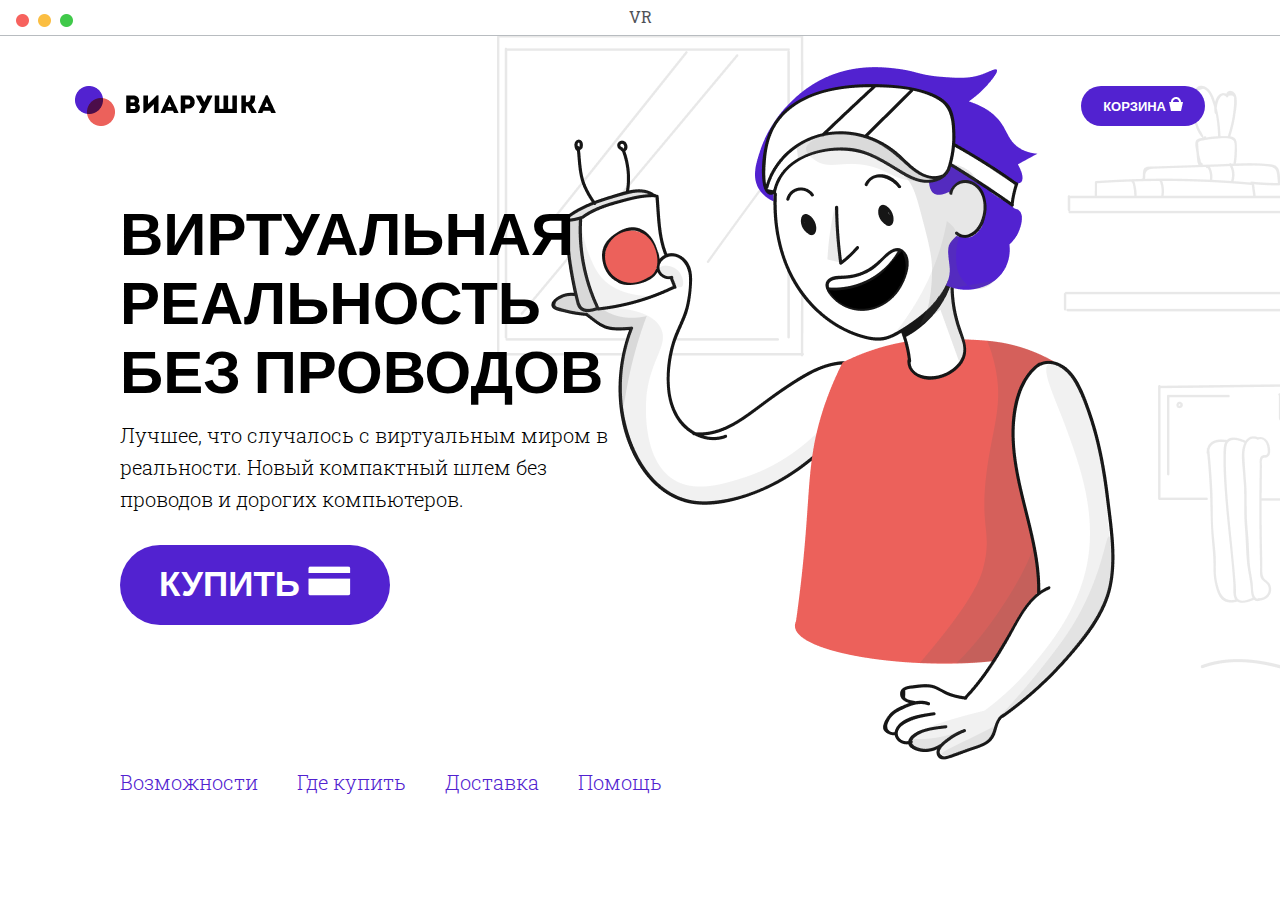
<file: 2/index.html>
<!DOCTYPE html>
<html lang="ru">
  <head>
    <meta charset="UTF-8" />
    <meta name="viewport" content="width=device-width, initial-scale=1.0" />
    <link rel="stylesheet" href="./assets/styles/normalize.css" />
    <link rel="stylesheet" href="./assets/styles/style.css" />
    <link rel="preconnect" href="https://fonts.googleapis.com" />
    <link rel="preconnect" href="https://fonts.gstatic.com" crossorigin />
    <link
      href="https://fonts.googleapis.com/css2?family=Roboto+Slab:wght@100..900&display=swap"
      rel="stylesheet"
    />
    <link rel="preconnect" href="https://fonts.googleapis.com" />
    <link rel="preconnect" href="https://fonts.gstatic.com" crossorigin />
    <link
      href="https://fonts.googleapis.com/css2?family=Signika:wght@300..700&display=swap"
      rel="stylesheet"
    />
    <title>VR</title>
  </head>
  <body class="body__container">
    <div class="body__container_background">
      <header>
        <div class="header__top">VR</div>
        <div class="header__bottom">
          <img src="./assets/img/logo.png" alt="logo" />
          <div class="header__bottom_btn">
            <button class="header__bottom_btn-text">
              корзина
              <img src="./assets/img/busket-icon.png" alt="busket" />
            </button>
          </div>
        </div>
      </header>

      <main>
        <div class="main__container">
          <div class="main-text">
            <h1 class="main-text__header">
              виртуальная реальность без проводов
            </h1>
            <p class="main-text__content">
              Лучшее, что случалось с виртуальным миром в реальности. Новый
              компактный шлем без проводов и дорогих компьютеров.
            </p>
            <button class="main-text__btn">
              Купить
              <img src="./assets/img/bay-icon.png" alt="card" />
            </button>
          </div>
        </div>
      </main>

      <footer class="footer__container">
        <nav>
          <ul class="footer__nav">
            <li class="footer__nav_item">
              <a class="footer__nav_link" href="/opportunity.html"
                >Возможности</a
              >
            </li>
            <li class="footer__nav_item">
              <a class="footer__nav_link" href="#">Где купить</a>
            </li>
            <li class="footer__nav_item">
              <a class="footer__nav_link" href="#">Доставка</a>
            </li>
            <li class="footer__nav_item">
              <a class="footer__nav_link" href="#">Помощь</a>
            </li>
          </ul>
        </nav>
      </footer>
    </div>
  </body>
</html>
</file>
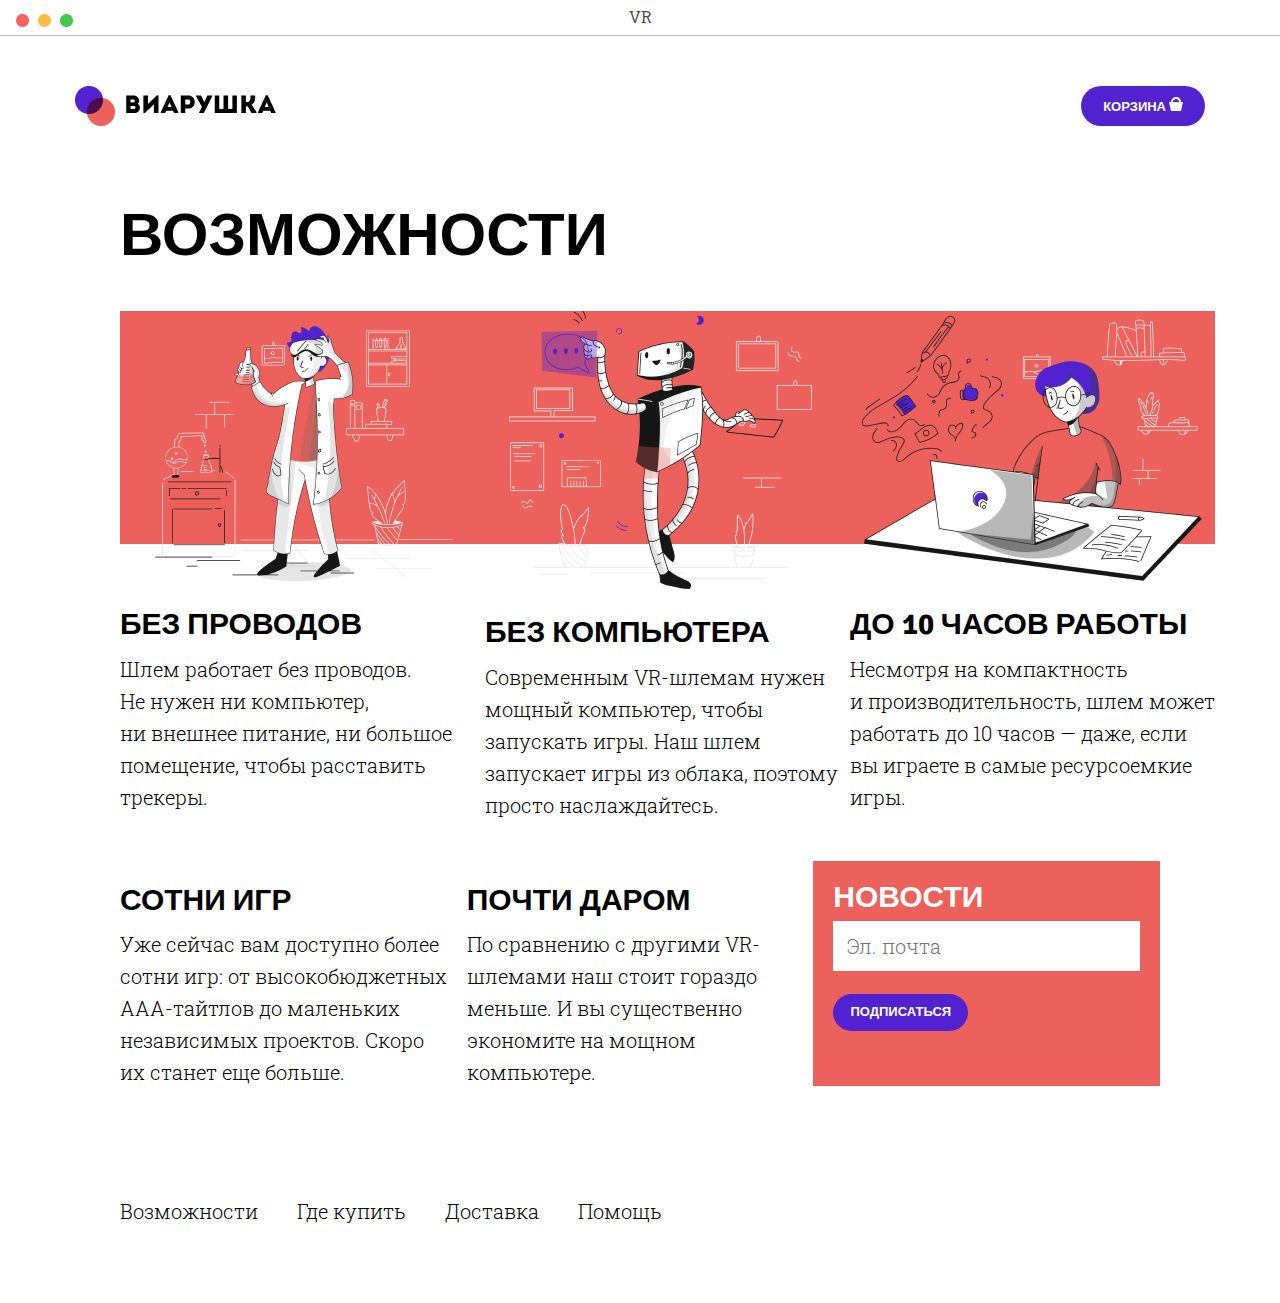
<file: 2/opportunity.html>
<!DOCTYPE html>
<html lang="ru">
  <head>
    <meta charset="UTF-8" />
    <meta name="viewport" content="width=device-width, initial-scale=1.0" />
    <link rel="stylesheet" href="./assets/styles/normalize.css" />
    <link rel="stylesheet" href="./assets/styles/style_opportunity.css" />
    <link rel="preconnect" href="https://fonts.googleapis.com" />
    <link rel="preconnect" href="https://fonts.gstatic.com" crossorigin />
    <link
      href="https://fonts.googleapis.com/css2?family=Roboto+Slab:wght@100..900&display=swap"
      rel="stylesheet"
    />
    <link rel="preconnect" href="https://fonts.googleapis.com" />
    <link rel="preconnect" href="https://fonts.gstatic.com" crossorigin />
    <link
      href="https://fonts.googleapis.com/css2?family=Signika:wght@300..700&display=swap"
      rel="stylesheet"
    />
    <title>VR_OPP</title>
  </head>

  <body class="body__container">
    <header>
      <div class="header__top">VR</div>
      <div class="header__bottom">
        <img src="./assets/img/logo.png" alt="logo" />
        <div class="header__bottom_btn">
          <button class="header__bottom_btn-text">
            корзина
            <img src="./assets/img/busket-icon.png" alt="busket" />
          </button>
        </div>
      </div>
    </header>

    <main>
      <div class="main__container">
        <h1 class="main-text__header">Возможности</h1>
        <div class="main-cards main-cards_top">
          <div class="main-card">
            <img
              class="main-card__img"
              src="./assets/img/Illustration-poss-1.png"
              alt="ill-1"
            />
            <h2 class="main-card__header">Без проводов</h2>
            <p class="main-card__text">
              Шлем работает без проводов. Не нужен ни компьютер, ни внешнее
              питание, ни большое помещение, чтобы расставить трекеры.
            </p>
          </div>
          <div class="main-card">
            <img
              class="main-card__img"
              src="./assets/img/Illustration-poss-2.png"
              alt="ill-2"
            />
            <h2 class="main-card__header">Без компьютера</h2>
            <p class="main-card__text">
              Современным VR-шлемам нужен мощный компьютер, чтобы запускать
              игры. Наш шлем запускает игры из облака, поэтому просто
              наслаждайтесь.
            </p>
          </div>
          <div class="main-card">
            <img
              class="main-card__img"
              src="./assets/img/Illustration-poss-3.png"
              alt="ill-3"
            />
            <h2 class="main-card__header">До 10 часов работы</h2>
            <p class="main-card__text">
              Несмотря на компактность и производительность, шлем может работать
              до 10 часов — даже, если вы играете в самые ресурсоемкие игры.
            </p>
          </div>
        </div>

        <div class="main-cards main-cards_bottom">
          <div class="main-card">
            <h2 class="main-card__header main-card__header_bottom">
              Сотни игр
            </h2>
            <p class="main-card__text">
              Уже сейчас вам доступно более сотни игр: от высокобюджетных
              ААА-тайтлов до маленьких независимых проектов. Скоро их станет еще
              больше.
            </p>
          </div>
          <div class="main-card">
            <h2 class="main-card__header main-card__header_bottom">
              Почти даром
            </h2>
            <p class="main-card__text">
              По сравнению с другими VR-шлемами наш стоит гораздо меньше. И вы
              существенно экономите на мощном компьютере.
            </p>
          </div>
          <div class="main-card">
            <form class="form" action="#" method="post">
              <h2 class="main-card__header form__header">Новости</h2>
              <input
                class="form__input"
                type="email"
                id="email"
                name="email"
                placeholder="Эл. почта"
              />
              <button class="header__bottom_btn-text form__btn" type="submit">
                Подписаться
              </button>
            </form>
          </div>
        </div>
      </div>
    </main>

    <footer class="footer__container">
      <nav>
        <ul class="footer__nav">
          <li class="footer__nav_item">
            <a class="footer__nav_link" href="">Возможности</a>
          </li>
          <li class="footer__nav_item">
            <a class="footer__nav_link" href="#">Где купить</a>
          </li>
          <li class="footer__nav_item">
            <a class="footer__nav_link" href="#">Доставка</a>
          </li>
          <li class="footer__nav_item">
            <a class="footer__nav_link" href="#">Помощь</a>
          </li>
        </ul>
      </nav>
    </footer>
  </body>
</html>
</file>
<file: 2/assets/styles/style.css>
* {
  box-sizing: border-box;
  margin: 0;
  padding: 0;
}

a {
  text-decoration: none;
}

.body__container {
  display: flex;
  flex-direction: column;
  max-width: 1440px;
  margin: 0 auto;   
}

.body__container_background {
  background: url(../img/main-bg.png) no-repeat;
  background-position: right center;  
  background-clip: content-box;
}

.header__top {
  display: flex;
  align-items: center;
  justify-content: center;
  height: 4vh;  
  font-family: "Roboto Slab", serif;  
  font-weight: 400;
  font-style: normal;
  font-size: 16px;
  color: rgb(79, 82, 87);
  background: url(../img/header-bg.png);
  border-bottom: 1.2px solid #afb4b8e3;
}

.header__bottom {
  display: flex;
  justify-content: space-between;
  margin: 50px 75px 0 75px;
}

.header__bottom_btn-text {
  padding: 9px 20px;
  background-color: rgba(82, 34, 208, 1);    
  font-family: "Signika", sans-serif;
  font-weight: 600;
  font-style: normal;
  font-size: 13px;
  color: white;
  text-transform: uppercase;
  border-radius: 20px;
  border-color: transparent;
  cursor: pointer;
}

.main__container {
  display: flex;  
  margin: 76px 0 146px 120px;
}

.main-text {
  display: flex;
  flex-direction: column;
  max-width: 490px;
}

.main-text__header {
  margin: 0;
  font-family: "Signika", sans-serif;
  font-weight: bold;
  font-style: normal;
  font-size: 60px;
  text-transform: uppercase;
}

.main-text__content {
  padding-top: 10px;
  font-family: "Roboto Slab", serif;  
  font-weight: 300;
  font-style: normal;
  font-size: 20px;
  line-height: 160%;
}

.main-text__btn {
  width: 270px;
  margin-top: 30px;
  padding: 18px 33px;
  background-color: rgba(82, 34, 208, 1);    
  font-family: "Signika", sans-serif;
  font-weight: 600;
  font-style: normal;
  font-size: 35px;
  color: white;
  text-transform: uppercase;
  border-radius: 45px;
  border-color: transparent;
  cursor: pointer;
}

.footer__container {
  display: flex;
  margin-left: 120px;
}

.footer__nav {
  display: flex;
  width: 542px;
  justify-content: space-between;
  list-style: none;
}

.footer__nav_item {
  font-family: "Roboto Slab", serif;
  font-weight: 300;
  font-style: normal;
  font-size: 20px; 
}

.footer__nav_link {
  color: rgba(82, 34, 208, 1);
}
</file>
<file: 2/assets/styles/style_opportunity.css>
* {
  box-sizing: border-box;
  margin: 0;
  padding: 0;
}

h1, h2 {
  margin: 0;
}

a {
  text-decoration: none;
}

.body__container {
  display: flex;
  flex-direction: column;
  max-width: 1440px;
  margin: 0 auto;   
}

.header__top {
  display: flex;
  align-items: center;
  justify-content: center;
  height: 4vh;  
  font-family: "Roboto Slab", serif;  
  font-weight: 400;
  font-style: normal;
  font-size: 16px;
  color: rgb(79, 82, 87);
  background: url(../img/header-bg.png);
  border-bottom: 1.2px solid #afb4b8e3;
}

.header__bottom {
  display: flex;
  justify-content: space-between;
  margin: 50px 75px 0 75px;
}

.header__bottom_btn-text {
  padding: 9px 20px;
  background-color: rgba(82, 34, 208, 1);    
  font-family: "Signika", sans-serif;
  font-weight: 600;
  font-style: normal;
  font-size: 13px;
  color: white;
  text-transform: uppercase;
  border-radius: 20px;
  border-color: transparent;
  cursor: pointer;
}

/* main */


.main__container {
  display: flex; 
  flex-direction: column;   
  margin: 76px 120px 112px 120px;
}

.main-text__header {
  margin: 0;
  font-family: "Signika", sans-serif;
  font-weight: bold;
  font-style: normal;
  font-size: 60px;
  text-transform: uppercase;
}

.main-cards {
  display: flex;
  justify-content: space-between;
  margin-top: 40px;
}

.main-card {
  width: 365px;
}

.main-card__header {
  margin-top: 23px;
  font-family: "Signika", sans-serif;
  font-weight: bold;
  font-style: normal;
  font-size: 30px;
  text-transform: uppercase;
}

.main-card__text {
  margin-top: 10px;
  font-family: "Roboto Slab", serif;
  font-weight: 300;
  font-style: normal;
  font-size: 20px;
  line-height: 160%;
}

.main-card__header_bottom {
  margin-top: 20;
}

.form {
  display: flex;
  flex-direction: column;
  justify-content: center;
  padding: 20px 20px 55px 20px;
  background-color: rgba(236, 97, 91, 1);
}

.form__header {
  margin: 0;
  color: white;
}

.form__input {
  margin-top: 6px;
  padding-left: 14px;
  height: 50px;
  font-family: "Roboto Slab", serif;
  font-weight: 300;
  font-style: normal;
  font-size: 20px;
  line-height: 160%;
  border: none;
}

.form__btn {
  margin-top: 23px;
  padding: 9px 15px;
  width: 135px;
}

/* footer */
.footer__container {
  display: flex;
  margin-left: 120px;
  margin-bottom: 80px;
}

.footer__nav {
  display: flex;
  width: 542px;
  justify-content: space-between;
  list-style: none;
}

.footer__nav_item {
  font-family: "Roboto Slab", serif;
  font-weight: 300;
  font-style: normal;
  font-size: 20px; 
}

.footer__nav_link {
  color: black;
}
</file>
